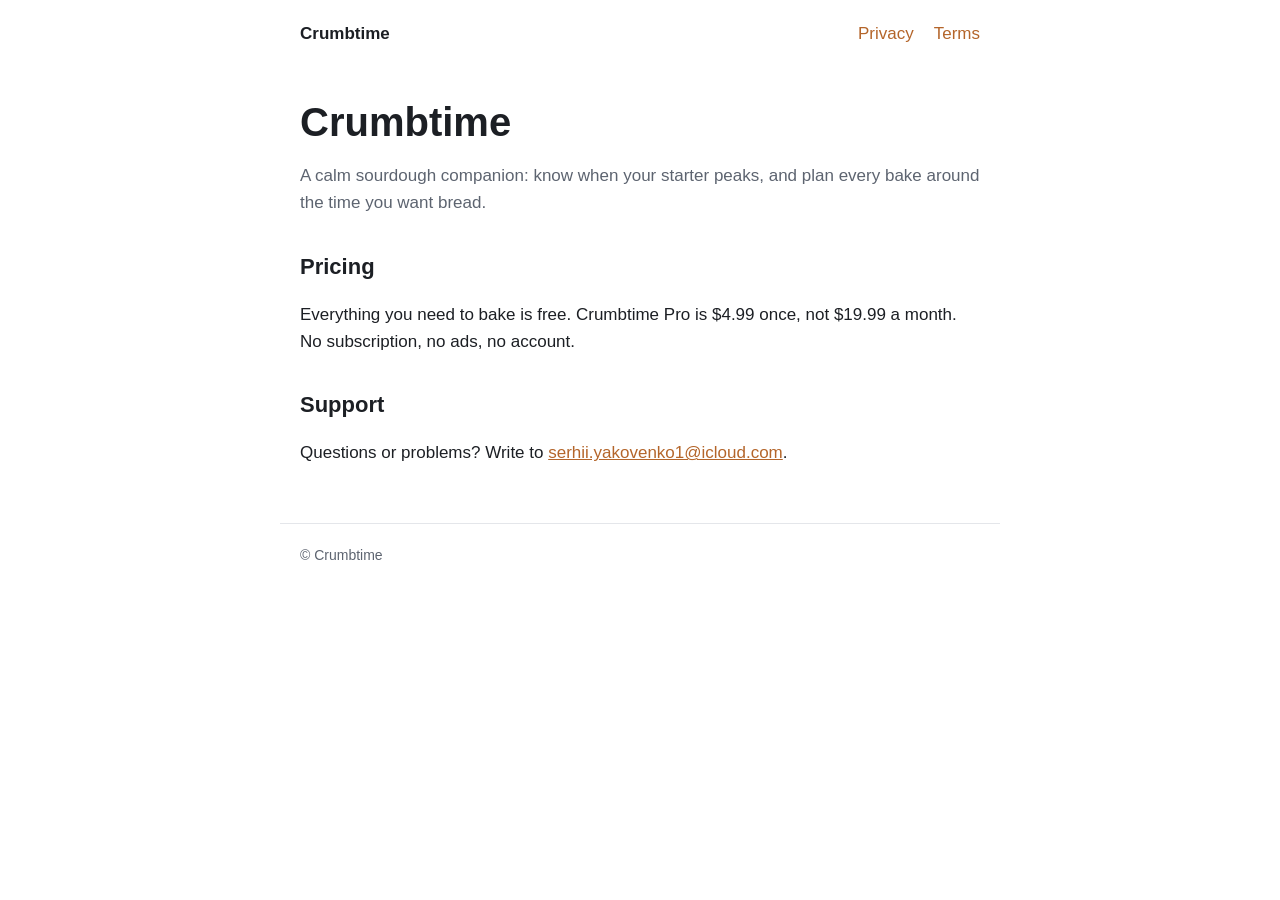
<file: index.html>
<!doctype html>
<html lang="en">
<head>
  <meta charset="utf-8">
  <meta name="viewport" content="width=device-width, initial-scale=1">
  <title>Crumbtime</title>
  <link rel="stylesheet" href="styles.css">
</head>
<body>
  <nav>
    <a class="brand" href="index.html">Crumbtime</a>
    <a href="privacy.html">Privacy</a>
    <a href="terms.html">Terms</a>
  </nav>
  <main>
    <h1>Crumbtime</h1>
    <p class="muted">A calm sourdough companion: know when your starter peaks, and plan every bake around the time you want bread.</p>
    <h2>Pricing</h2>
    <p>Everything you need to bake is free. Crumbtime Pro is $4.99 once, not $19.99 a month. No subscription, no ads, no account.</p>
    <h2>Support</h2>
    <p>Questions or problems? Write to <a href="mailto:serhii.yakovenko1@icloud.com">serhii.yakovenko1@icloud.com</a>.</p>
  </main>
  <footer>© Crumbtime</footer>
</body>
</html>
</file>
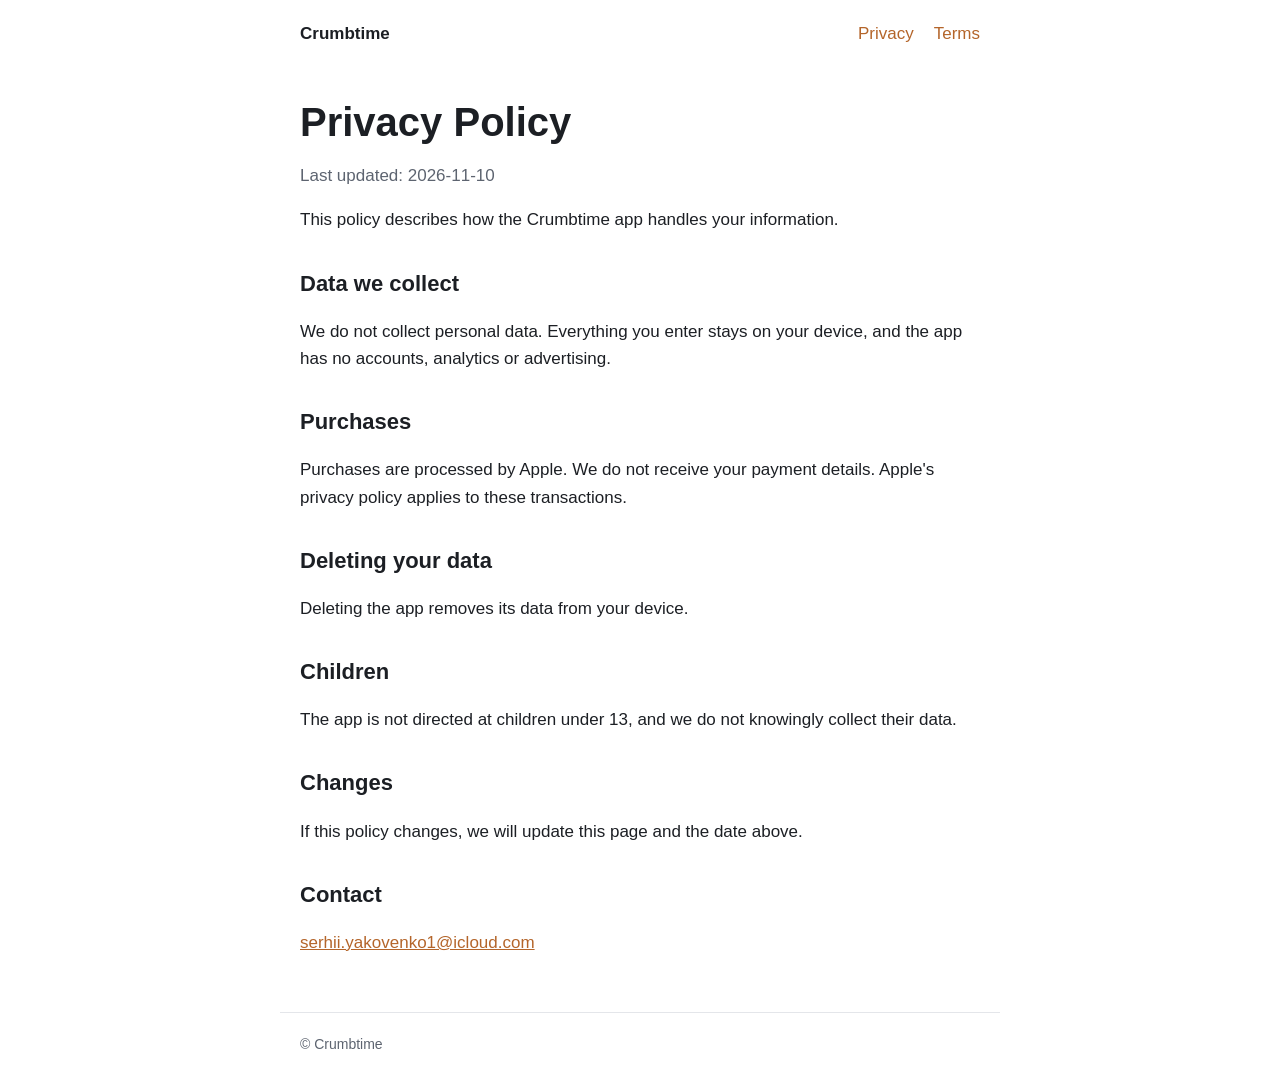
<file: privacy.html>
<!doctype html>
<html lang="en">
<head>
  <meta charset="utf-8">
  <meta name="viewport" content="width=device-width, initial-scale=1">
  <title>Privacy Policy · Crumbtime</title>
  <link rel="stylesheet" href="styles.css">
</head>
<body>
  <nav>
    <a class="brand" href="index.html">Crumbtime</a>
    <a href="privacy.html">Privacy</a>
    <a href="terms.html">Terms</a>
  </nav>
  <main>
    <h1>Privacy Policy</h1>
    <p class="muted">Last updated: 2026-11-10</p>
    <p>This policy describes how the Crumbtime app handles your information.</p>
    <h2>Data we collect</h2>
    <p>We do not collect personal data. Everything you enter stays on your device, and the app has no accounts, analytics or advertising.</p>
    <h2>Purchases</h2>
    <p>Purchases are processed by Apple. We do not receive your payment details. Apple's privacy policy applies to these transactions.</p>
    <h2>Deleting your data</h2>
    <p>Deleting the app removes its data from your device.</p>
    <h2>Children</h2>
    <p>The app is not directed at children under 13, and we do not knowingly collect their data.</p>
    <h2>Changes</h2>
    <p>If this policy changes, we will update this page and the date above.</p>
    <h2>Contact</h2>
    <p><a href="mailto:serhii.yakovenko1@icloud.com">serhii.yakovenko1@icloud.com</a></p>
  </main>
  <footer>© Crumbtime</footer>
</body>
</html>
</file>
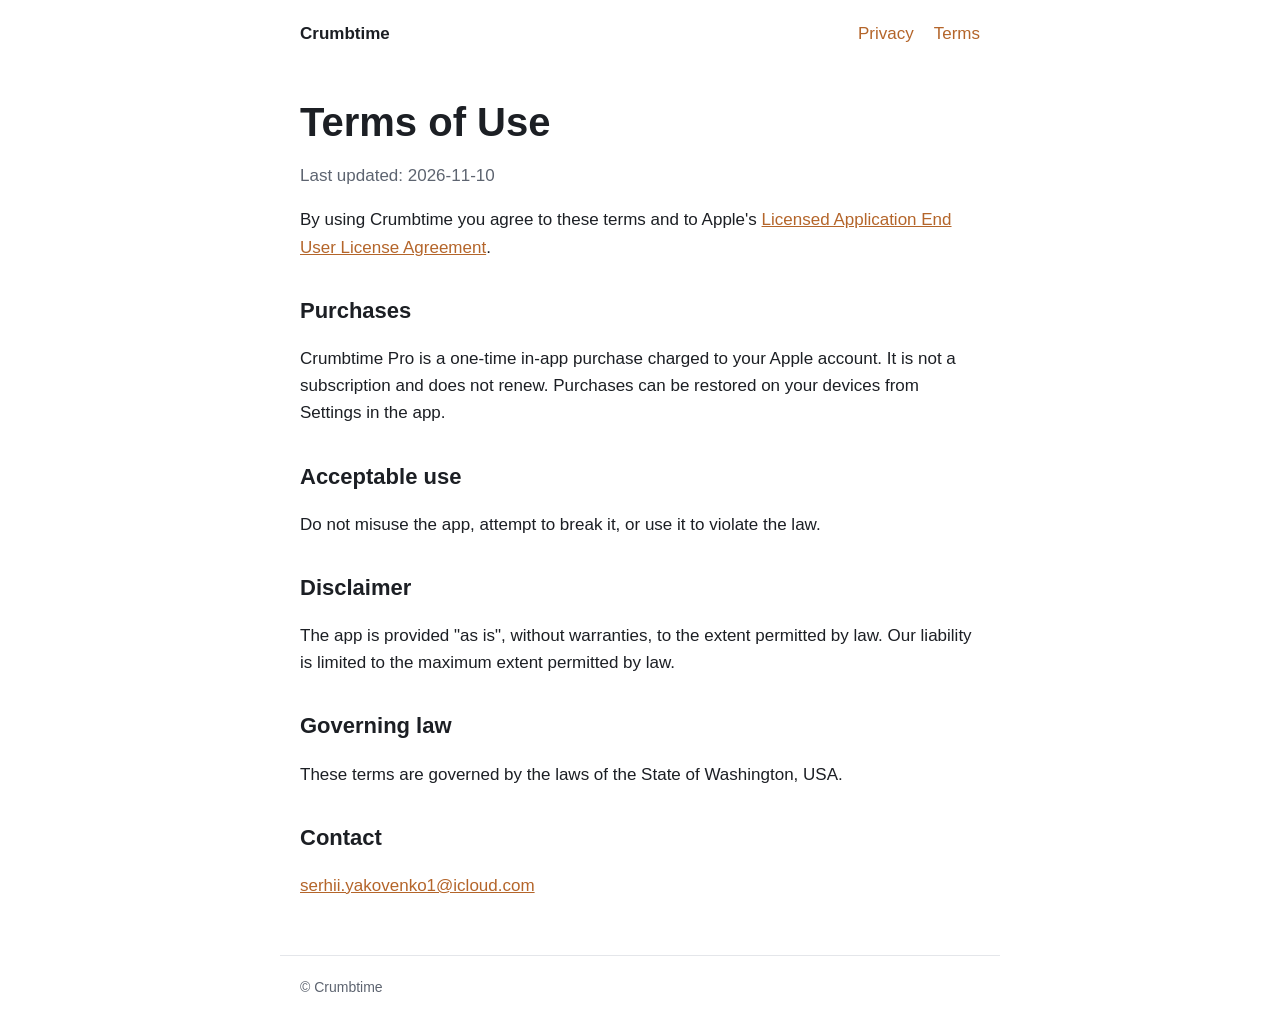
<file: terms.html>
<!doctype html>
<html lang="en">
<head>
  <meta charset="utf-8">
  <meta name="viewport" content="width=device-width, initial-scale=1">
  <title>Terms of Use · Crumbtime</title>
  <link rel="stylesheet" href="styles.css">
</head>
<body>
  <nav>
    <a class="brand" href="index.html">Crumbtime</a>
    <a href="privacy.html">Privacy</a>
    <a href="terms.html">Terms</a>
  </nav>
  <main>
    <h1>Terms of Use</h1>
    <p class="muted">Last updated: 2026-11-10</p>
    <p>By using Crumbtime you agree to these terms and to Apple's <a href="https://www.apple.com/legal/internet-services/itunes/dev/stdeula/">Licensed Application End User License Agreement</a>.</p>
    <h2>Purchases</h2>
    <p>Crumbtime Pro is a one-time in-app purchase charged to your Apple account. It is not a subscription and does not renew. Purchases can be restored on your devices from Settings in the app.</p>
    <h2>Acceptable use</h2>
    <p>Do not misuse the app, attempt to break it, or use it to violate the law.</p>
    <h2>Disclaimer</h2>
    <p>The app is provided "as is", without warranties, to the extent permitted by law. Our liability is limited to the maximum extent permitted by law.</p>
    <h2>Governing law</h2>
    <p>These terms are governed by the laws of the State of Washington, USA.</p>
    <h2>Contact</h2>
    <p><a href="mailto:serhii.yakovenko1@icloud.com">serhii.yakovenko1@icloud.com</a></p>
  </main>
  <footer>© Crumbtime</footer>
</body>
</html>
</file>
<file: styles.css>
:root {
  --primary: #B4652A;
  --text: #1c1f24;
  --muted: #5d6470;
  --background: #ffffff;
  --line: #e4e6ea;
}

@media (prefers-color-scheme: dark) {
  :root {
    --text: #eef0f3;
    --muted: #a3a9b3;
    --background: #14161a;
    --line: #2c3037;
  }
}

* { box-sizing: border-box; }

body {
  margin: 0;
  background: var(--background);
  color: var(--text);
  font: 17px/1.6 -apple-system, BlinkMacSystemFont, "Segoe UI", Roboto, sans-serif;
}

main, nav, footer { max-width: 720px; margin: 0 auto; padding: 0 20px; }
nav { display: flex; gap: 20px; align-items: center; padding-top: 20px; padding-bottom: 20px; }
nav .brand { font-weight: 700; color: var(--text); margin-right: auto; }
a { color: var(--primary); }
nav a { text-decoration: none; }
h1 { font-size: 40px; line-height: 1.15; margin: 32px 0 12px; }
h2 { font-size: 22px; margin: 32px 0 8px; }
.muted { color: var(--muted); }
footer { margin-top: 56px; padding-top: 20px; padding-bottom: 32px; border-top: 1px solid var(--line); color: var(--muted); font-size: 14px; }
</file>
